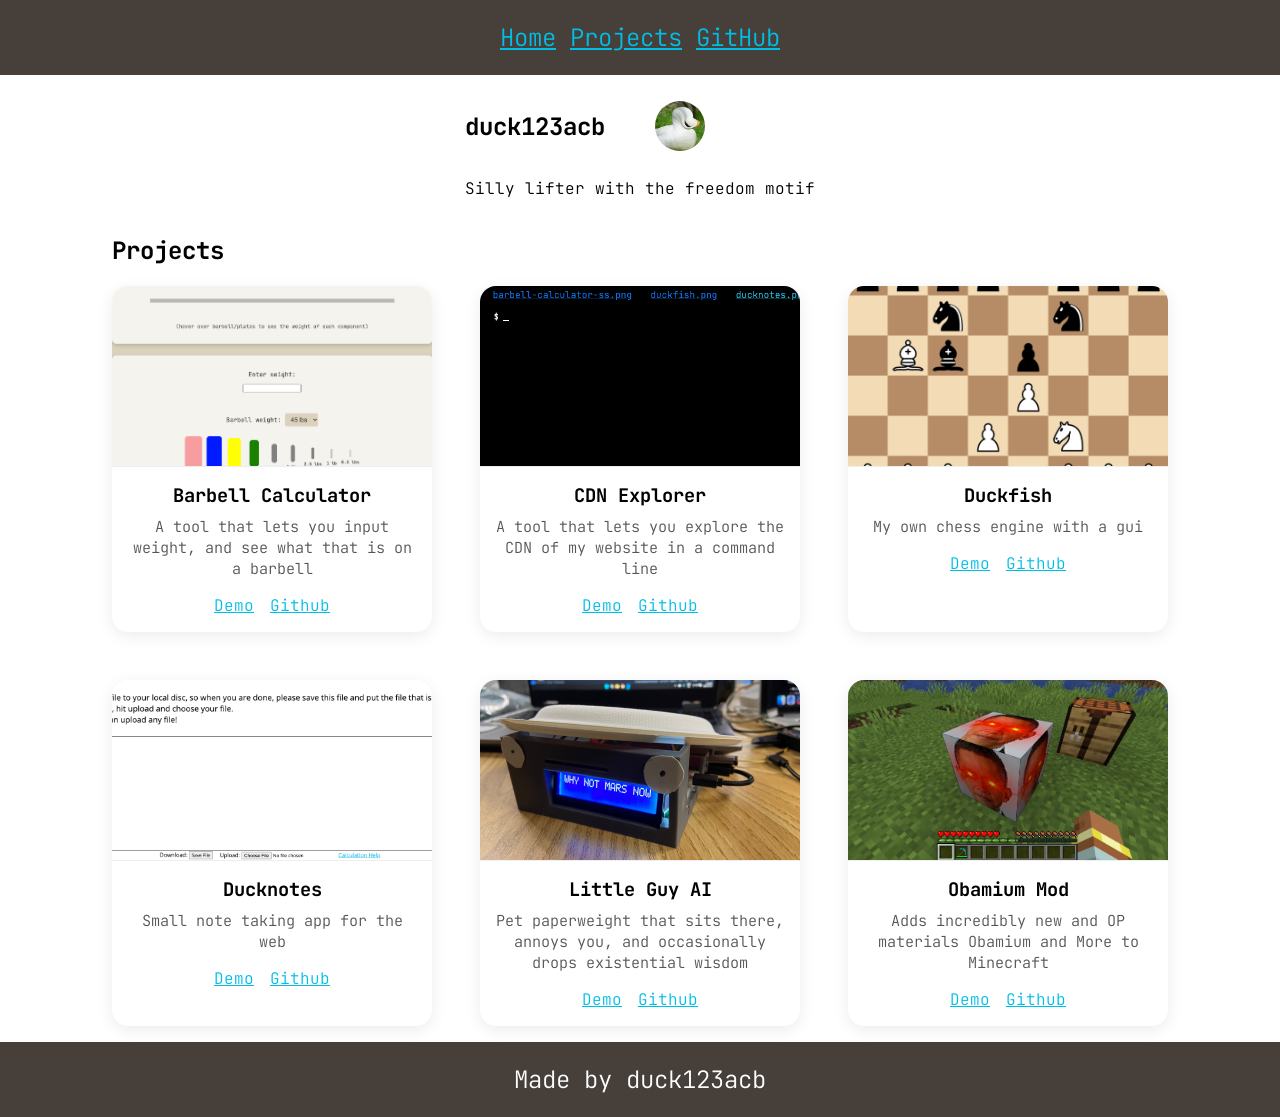
<file: index.html>
<!DOCTYPE html>
<html lang="en">
<head>
    <meta charset="UTF-8">
    <meta name="viewport" content="width=device-width, initial-scale=1.0">
    <title>duck123acb</title>
    <link rel="preconnect" href="https://fonts.googleapis.com">
    <link rel="preconnect" href="https://fonts.gstatic.com" crossorigin>
    <link href="https://fonts.googleapis.com/css2?family=JetBrains+Mono:ital,wght@0,100..800;1,100..800&display=swap" rel="stylesheet">
    <link rel="stylesheet" href="https://duck123acb.github.io/shared/styles.css" />
    <script src="https://duck123acb.github.io/shared/script.js" defer></script>
    <link rel="stylesheet" href="styles.css">
</head>
<body>
    <div id="header"></div>
    <main>
        <section>
            <div class="section-header">
                <h1>duck123acb</h1>
                <img src="https://duck123acb.github.io/cdn/screenshots/pfp.png" alt="My Profile Picture" id="pfp">
            </div>
            <p>Silly lifter with the freedom motif</p>
        </section>
    
        <section>
            <div class="section-header">
                <h2 id="projects">Projects</h2>
            </div>
            <div id="projects">
                <div class="project-card">
                    <img src="https://duck123acb.github.io/cdn/screenshots/barbell-calculator-ss.png" alt="Image of the barbell calculator">
                    <h3>Barbell Calculator</h3> 
                    <p>A tool that lets you input weight, and see what that is on a barbell</p>
                    <div class="project-links">
                        <a href="https://duck123acb.github.io/barbell-calculator/">Demo</a>
                        <a href="https://github.com/duck123acb/barbell-calculator" target="_blank" rel="noopener noreferrer">Github</a>
                    </div>
                </div>

                <div class="project-card">
                    <img src="https://duck123acb.github.io/cdn/screenshots/terminal.png" alt="Image of the barbell calculator">
                    <h3>CDN Explorer</h3> 
                    <p>A tool that lets you explore the CDN of my website in a command line</p>
                    <div class="project-links">
                        <a href="https://duck123acb.github.io/cdn-explorer/">Demo</a>
                        <a href="https://github.com/duck123acb/cdn-explorer" target="_blank" rel="noopener noreferrer">Github</a>
                    </div>
                </div>

                <div class="project-card">
                    <img src="https://duck123acb.github.io/cdn/screenshots/duckfish.png" alt="Image of my chess engine">
                    <h3>Duckfish</h3> 
                    <p>My own chess engine with a gui</p>
                    <div class="project-links">
                        <a href="https://duck-acb.itch.io/duckfish" target="_blank" rel="noopener noreferrer">Demo</a>
                        <a href="https://github.com/duck123acb/chess" target="_blank" rel="noopener noreferrer">Github</a>
                    </div>
                </div>
                
                <div class="project-card">
                    <img src="https://duck123acb.github.io/cdn/screenshots/ducknotes.png" alt="Image of the notes app">
                    <h3>Ducknotes</h3> 
                    <p>Small note taking app for the web</p>
                    <div class="project-links">
                        <a href="https://duck123acb.github.io/ducknotes/">Demo</a>
                        <a href="https://github.com/duck123acb/ducknotes" target="_blank" rel="noopener noreferrer">Github</a>
                    </div>
                </div>

                <div class="project-card">
                    <img src="https://duck123acb.github.io/cdn/screenshots/littleguy.jpeg" alt="Image of Little Guy AI">
                    <h3>Little Guy AI</h3> 
                    <p>Pet paperweight that sits there, annoys you, and occasionally drops existential wisdom</p>
                    <div class="project-links">
                        <a href="https://www.youtube.com/watch?v=2iwDUVVXh9E/" target="_blank" rel="noopener noreferrer">Demo</a>
                        <a href="https://github.com/duck123acb/pet-rock" target="_blank" rel="noopener noreferrer">Github</a>
                    </div>
                </div>

                <div class="project-card">
                    <img src="https://duck123acb.github.io/cdn/screenshots/obamium.png" alt="Image of minecraft mod that adds obamium">
                    <h3>Obamium Mod</h3> 
                    <p>Adds incredibly new and OP materials Obamium and More to Minecraft</p>
                    <div class="project-links">
                        <a href="https://www.youtube.com/watch?v=gnL7EsDX4pU" target="_blank" rel="noopener noreferrer">Demo</a>
                        <a href="https://github.com/duck123acb/ObamiumMod" target="_blank" rel="noopener noreferrer">Github</a>
                    </div>
                </div>
            </div>
        </section>
    </main>
    <div id="footer"></div>
</body>
</html>
</file>
<file: styles.css>
body {
    font-family: "JetBrains Mono", monospace;
    font-optical-sizing: auto;
    font-weight: 300;
    font-style: normal;
}

main {
    display: flex;
    flex-direction: column;
    align-items: center;
    padding: 1rem 0;
}

.section-header {
    display: flex;
    align-items: center;
    gap: 50px;
}

.project-card {
  background: #fff;
  border-radius: 16px;
  box-shadow: 0 4px 16px rgba(0, 0, 0, 0.08);
  overflow: hidden;
  transition: transform 0.2s ease, box-shadow 0.2s ease;
  max-width: 320px;
  display: flex;
  flex-direction: column;
  text-align: center;
  padding-bottom: 1rem;
}
.project-card:hover {
  transform: translateY(-4px);
  box-shadow: 0 8px 24px rgba(0, 0, 0, 0.12);
}
.project-card img {
  width: 100%;
  height: 180px;
  object-fit: cover;
  border-bottom: 1px solid #eee;
}
.project-card h3 {
  margin: 1rem 0 0.5rem;
}
.project-card p {
  margin: 0 1rem 1rem;
  color: #555;
  font-size: 0.95rem;
}
.project-links {
  display: flex;
  justify-content: center;
  gap: 1rem;
}

#projects {
    display: grid;
    gap: 3rem;
    grid-template-columns: repeat(3, 1fr);
}

@media (max-width: 900px) { /* tablet */
  #projects {
    grid-template-columns: repeat(2, 1fr);
  }
}

@media (max-width: 600px) { /* phone */
  #projects {
    grid-template-columns: 1fr;
  }
}

#pfp {
    border-radius: 10rem;
    width: 50px;
}
</file>
